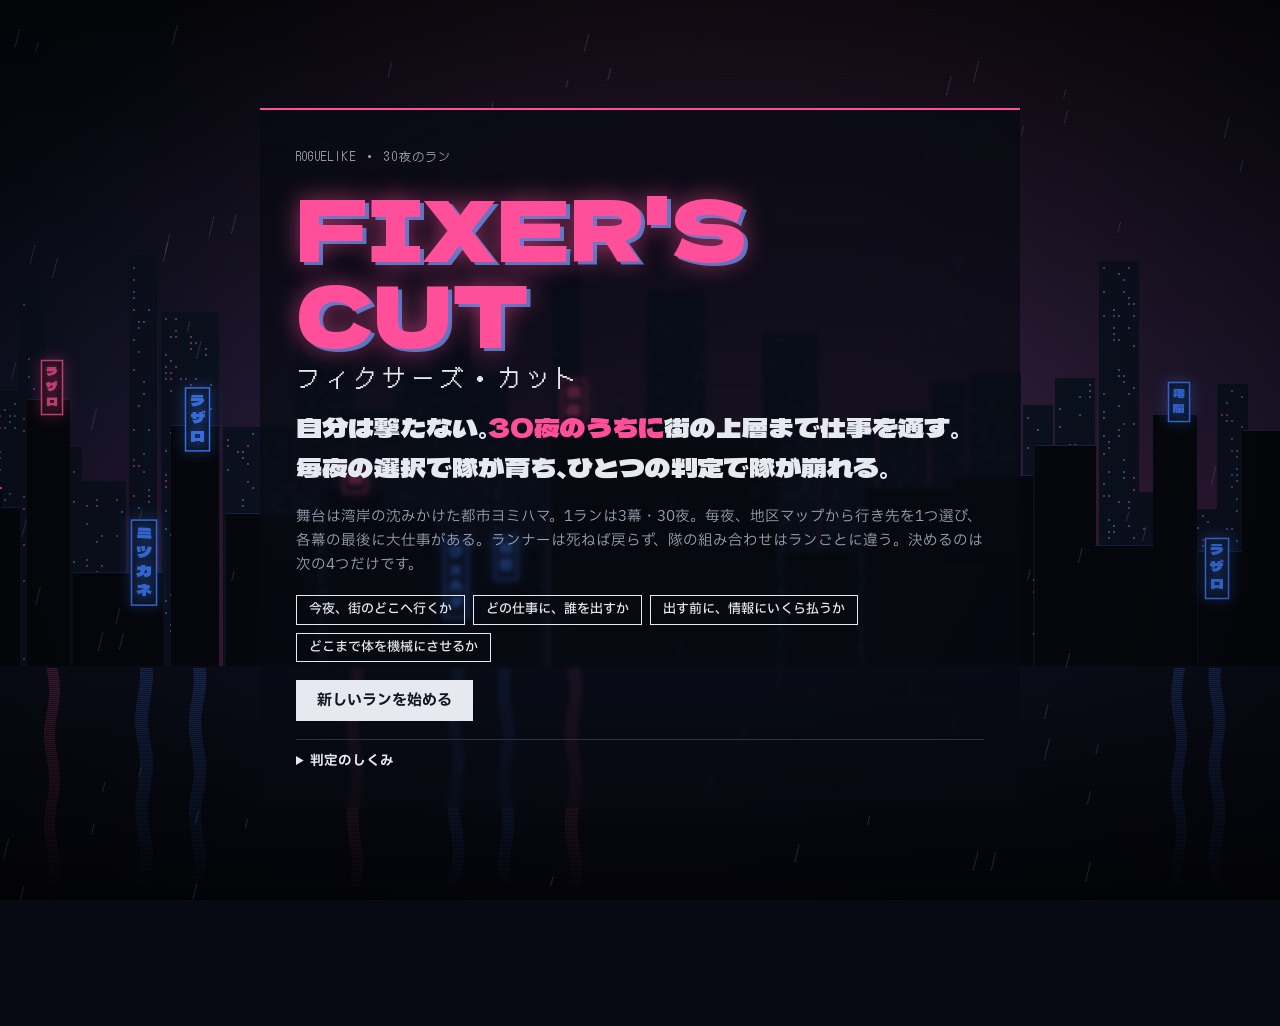
<file: index.html>
<!doctype html>
<html lang="ja">
<meta charset="utf-8">
<meta name="viewport" content="width=device-width, initial-scale=1">
<title>Fixer's Cut Roguelike</title>
<meta name="claude:viewport-fit-sides" content="cover">
<link rel="preconnect" href="https://fonts.googleapis.com">
<link rel="preconnect" href="https://fonts.gstatic.com" crossorigin>
<link rel="stylesheet" href="https://fonts.googleapis.com/css2?family=Dela+Gothic+One&family=DotGothic16&family=IBM+Plex+Sans+JP:wght@400;500;700&family=IBM+Plex+Mono:wght@400;600&display=swap">
<link rel="stylesheet" href="style.css">

<canvas id="city" aria-hidden="true"></canvas>
<div id="app"></div>
<div id="modal" class="modal" hidden></div>
<div id="fx" class="fx" hidden aria-hidden="true"></div>

<script>
  /* ゲームの読み込み自体が止まったときの最後の受け皿。更新直後に古いファイルが混ざると起きる */
  addEventListener('load', function () {
    var app = document.getElementById('app');
    if (!app || app.innerHTML.trim()) return;
    app.innerHTML = '<div class="title-screen"><div class="ts-in"><div class="label">ERROR</div><h1 class="logo-big">読み込めませんでした</h1>'
      + '<p>更新直後に、古いファイルが混ざって読み込まれた可能性があります。<b>保存データは消えていません。</b></p>'
      + '<div class="ts-actions"><button class="primary big" id="fresh">最新のファイルで読み込み直す</button></div></div></div>';
    document.getElementById('fresh').onclick = function () {
      var urls = [location.href].concat([].map.call(document.querySelectorAll('script[src], link[rel="stylesheet"]'), function (e) { return e.src || e.href; }))
        .filter(function (u) { return u.indexOf(location.origin) === 0; });
      Promise.all(urls.map(function (u) { return fetch(u, { cache: 'reload' }).catch(function () {}); })).then(function () { location.reload(); });
    };
  });
</script>
<script src="js/data.js"></script>
<script src="js/engine.js"></script>
<script src="js/world.js"></script>
<script src="js/run.js"></script>
<script src="js/meta.js"></script>
<script src="js/art.js"></script>
<script src="js/comfort.js"></script>
<script src="js/flavor.js"></script>
<script src="js/ui.js"></script>
</file>
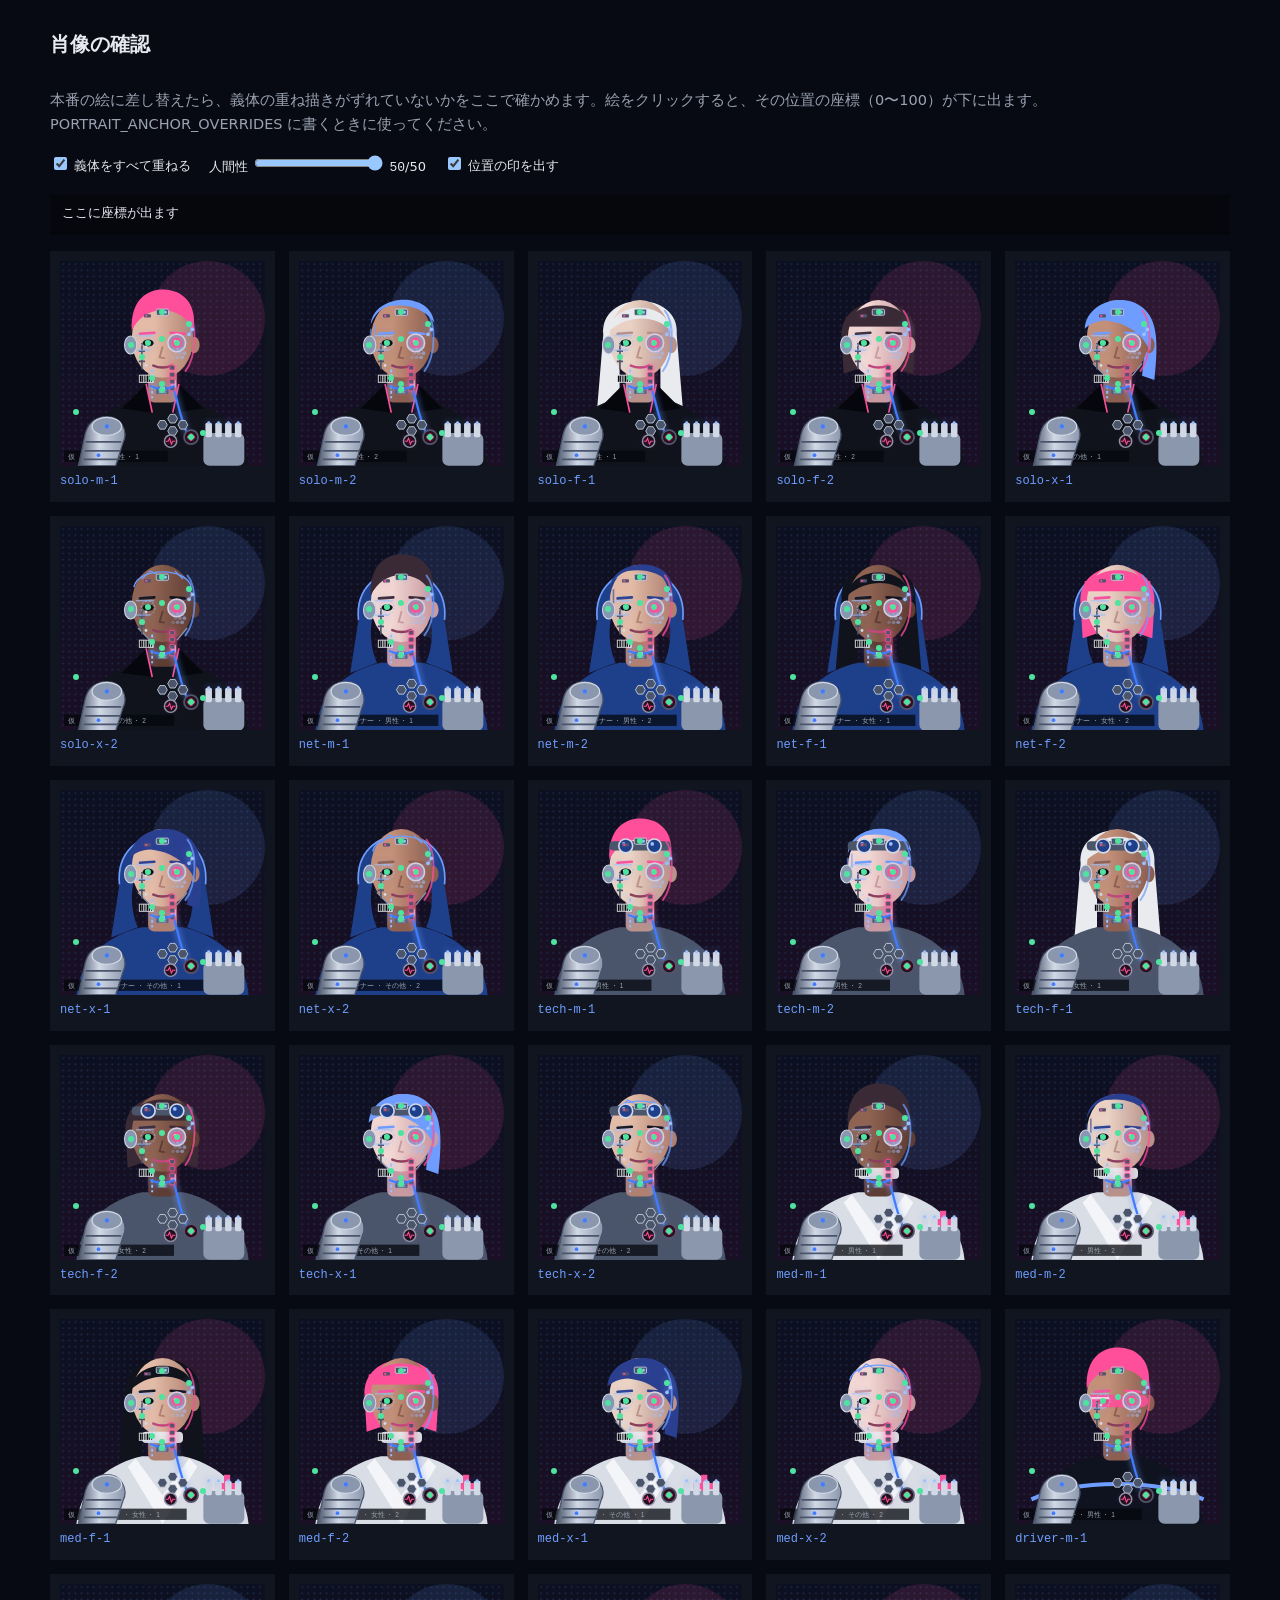
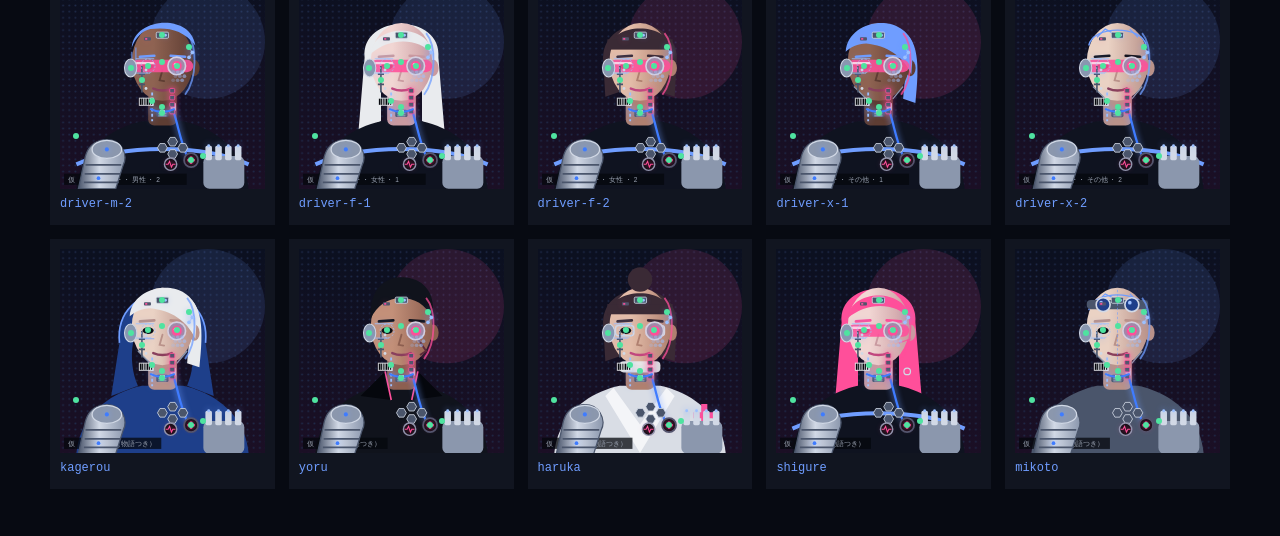
<file: tools/portraits.html>
<!doctype html>
<html lang="ja">
<head>
<meta charset="utf-8">
<meta name="viewport" content="width=device-width,initial-scale=1">
<base href="../">
<title>肖像の確認</title>
<link rel="stylesheet" href="style.css">
<style>
  body { padding-block: 20px 40px; }
  .wrap { max-width: 1180px; margin: 0 auto; display: grid; gap: 16px; }
  .bar { display: flex; flex-wrap: wrap; gap: 8px 18px; align-items: center; font-size: 13px; }
  .grid { display: grid; grid-template-columns: repeat(auto-fill, minmax(200px, 1fr)); gap: 14px; }
  .card { background: var(--panel); padding: 10px; display: grid; gap: 6px; }
  .card .pf { width: 100%; height: auto; aspect-ratio: 1; cursor: crosshair; }
  .card code { font-family: var(--mono); font-size: 12px; color: var(--blue); }
  .dot { position: absolute; width: 6px; height: 6px; margin: -3px 0 0 -3px; border-radius: 50%; background: #4fe3a0; pointer-events: none; }
  #out { font-family: var(--mono); font-size: 12.5px; background: var(--log-bg); padding: 10px 12px; min-height: 2.4em; white-space: pre-wrap; }
</style>
</head>
<body>
<div class="wrap">
  <h1 class="sec">肖像の確認</h1>
  <p class="dim">本番の絵に差し替えたら、義体の重ね描きがずれていないかをここで確かめます。絵をクリックすると、その位置の座標（0〜100）が下に出ます。PORTRAIT_ANCHOR_OVERRIDES に書くときに使ってください。</p>
  <div class="bar">
    <label><input type="checkbox" id="all" checked> 義体をすべて重ねる</label>
    <label>人間性 <input type="range" id="hum" min="0" max="50" value="50"> <span id="humv" class="num">50</span>/50</label>
    <label><input type="checkbox" id="dots" checked> 位置の印を出す</label>
  </div>
  <div id="out">ここに座標が出ます</div>
  <div class="grid" id="grid"></div>
</div>
<script src="js/data.js"></script>
<script src="js/art.js"></script>
<script>
const keys = [];
for (const role of Object.keys(ROLES)) for (const g of Object.keys(GENDERS)) for (let v = 1; v <= PORTRAIT_VARIANTS; v++) keys.push(`${role}-${g}-${v}`);
keys.push(...Object.keys(STORY_RUNNERS));
const grid = document.getElementById('grid');
const out = document.getElementById('out');

function draw() {
  const all = document.getElementById('all').checked;
  const hum = +document.getElementById('hum').value;
  const showDots = document.getElementById('dots').checked;
  document.getElementById('humv').textContent = hum;
  grid.innerHTML = keys.map((k) => {
    const r = { id: 0, name: k, role: 'solo', cyber: all ? Object.keys(CYBER) : [], humanity: hum, base: { EMP: 5 } };
    const A = { ...PORTRAIT_ANCHORS, ...(PORTRAIT_ANCHOR_OVERRIDES[k] || {}) };
    const dots = showDots ? Object.values(A).map((p) => `<i class="dot" style="left:${p[0]}%;top:${p[1]}%"></i>`).join('') : '';
    const html = portraitImg(r, '', { key: k, glitch: 0 }).replace('</span>', `${dots}</span>`);
    return `<div class="card" data-k="${k}">${html}<code>${k}</code></div>`;
  }).join('');
}
grid.addEventListener('click', (e) => {
  const pf = e.target.closest('.pf');
  if (!pf) return;
  const b = pf.getBoundingClientRect();
  const x = Math.round(((e.clientX - b.left) / b.width) * 1000) / 10;
  const y = Math.round(((e.clientY - b.top) / b.height) * 1000) / 10;
  out.textContent = `${pf.closest('.card').dataset.k}: [${x}, ${y}]`;
});
for (const id of ['all', 'hum', 'dots']) document.getElementById(id).addEventListener('input', draw);
draw();
</script>
</body>
</html>
</file>
<file: style.css>
/* Layout: 雨の夜のヨミハマに貼られた2色刷りのビラ。背景の Canvas に夜景、その上に半透明の帳場。
   ピンク＝人間性や金が削れるもの、青＝仕組みとデータ。ネオンを映えさせるため、ダークに絞った単一テーマ。 */
:root {
  --paper: #070a12;
  --sheet: #121722;
  --panel: rgba(18, 23, 34, 0.9);
  --ink: #e6e9ef;
  --ink-soft: #9aa2b1;
  --rule: #2a3242;
  --pink: #ff4f9a;
  --blue: #6f9dff;
  --tile: #1c2231;
  --red: #ff3b5c;
  --scrim: rgba(3, 4, 9, 0.72);
  --log-bg: #05070c;
  --log-fg: #e6e9ef;
  --log-dim: #7d8595;
  --log-ok: #8fb2ff;
  --log-ng: #ff6aa8;
  --glow-pink: 0 0 10px rgba(255, 79, 154, 0.55);
  --glow-blue: 0 0 10px rgba(111, 157, 255, 0.5);
  --display: "Dela Gothic One", "Hiragino Sans", "Yu Gothic", sans-serif;
  --body: "IBM Plex Sans JP", "Hiragino Sans", "Yu Gothic", system-ui, sans-serif;
  --dot: "DotGothic16", "Osaka-Mono", ui-monospace, monospace;
  --mono: "IBM Plex Mono", ui-monospace, "SFMono-Regular", Menlo, monospace;
  color-scheme: dark;
}

* { box-sizing: border-box; }
body {
  background: var(--paper); color: var(--ink);
  font-family: var(--body); font-size: 14.5px; line-height: 1.65;
  padding-left: max(16px, env(safe-area-inset-left, 0px));
  padding-right: max(16px, env(safe-area-inset-right, 0px));
  padding-block: 0 calc(110px + env(safe-area-inset-bottom, 0px));
}
body::before {
  content: ""; position: fixed; inset: 0 0 auto; height: env(safe-area-inset-top, 0px);
  z-index: 30; background: var(--sheet);
}
#city { position: fixed; inset: 0; width: 100%; height: 100%; z-index: 0; pointer-events: none; transition: opacity 0.6s; }
#city[data-mode="dim"] { opacity: 0.32; }
#app { position: relative; z-index: 1; }
body.locked { overflow: hidden; }
h1, h2, h3, h4 { margin: 0; text-wrap: balance; }
p { margin: 0; }
ul, ol { margin: 0; }
b { font-weight: 700; }
.num { font-family: var(--mono); font-variant-numeric: tabular-nums; }
.label { font-family: var(--dot); font-size: 12px; letter-spacing: 0.1em; color: var(--ink-soft); font-weight: 400; }
.dim { color: var(--ink-soft); }
.pink { color: var(--pink); }
.blue { color: var(--blue); }
small { font-size: 12px; }

/* ── ボタン ── */
button {
  font: inherit; font-size: 13px; color: var(--ink); background: transparent;
  border: 1px solid var(--ink); padding: 5px 12px; cursor: pointer; line-height: 1.4;
  border-radius: 0;
}
button:hover:not(:disabled) { background: var(--tile); }
button:focus-visible, summary:focus-visible { outline: 2px solid var(--blue); outline-offset: 2px; }
button:disabled { opacity: 0.38; cursor: not-allowed; }
button.primary { background: var(--ink); color: var(--sheet); }
button.primary:hover:not(:disabled) { background: var(--pink); border-color: var(--pink); }
button.danger { border-color: var(--pink); color: var(--pink); }
button.big { font-size: 15px; padding: 9px 20px; font-weight: 700; }
button.sm { font-size: 12px; padding: 2px 8px; }
button[aria-pressed="true"] { background: var(--ink); color: var(--sheet); }

.chip {
  display: inline-block; font-size: 11px; padding: 0 7px; border: 1px solid currentColor;
  line-height: 1.6; white-space: nowrap; font-weight: 500; vertical-align: 1px;
}
.chip.p { color: var(--pink); }
.chip.b { color: var(--blue); }
.chip.o { color: var(--ink-soft); }

/* ── HUD ── */
.hud {
  position: sticky; top: env(safe-area-inset-top, 0px); z-index: 20;
  background: var(--sheet); border-bottom: 2px solid var(--ink);
  margin-inline: calc(-1 * max(16px, env(safe-area-inset-left, 0px))) calc(-1 * max(16px, env(safe-area-inset-right, 0px)));
  padding-left: max(16px, env(safe-area-inset-left, 0px));
  padding-right: max(16px, env(safe-area-inset-right, 0px));
}
.hud-in {
  max-width: 1180px; margin: 0 auto; padding-block: 10px 6px;
  display: flex; flex-wrap: wrap; align-items: center; gap: 8px 24px;
}
.brand { display: grid; line-height: 1.15; }
.logo {
  font-family: var(--display); font-size: 21px; color: var(--pink);
  text-shadow: 2px 1px 0 color-mix(in srgb, var(--blue) 70%, transparent), var(--glow-pink); letter-spacing: 0.02em;
}
.hud-stats { display: flex; flex-wrap: wrap; gap: 4px 20px; margin: 0; }
.hud-stats > div { display: grid; line-height: 1.25; }
.hud-stats dd { margin: 0; font-weight: 700; font-size: 15px; }
.hud-stats .neg dd { color: var(--pink); }
.hud-stats .dim { font-weight: 400; font-size: 12px; }
.heat { display: grid; gap: 2px; min-width: 190px; flex: 1 1 190px; max-width: 280px; margin-left: auto; }
.hb { display: grid; grid-template-columns: 58px 1fr 26px; gap: 8px; align-items: center; font-size: 11.5px; }
.hb b { font-size: 11px; text-align: right; }
.ht { height: 6px; background: var(--tile); position: relative; }
.ht::after { content: ""; position: absolute; right: 0; top: -2px; bottom: -2px; width: 1px; background: var(--pink); }
.ht i { display: block; height: 100%; background: var(--blue); }
.hot .ht i { background: var(--pink); }
.hot b, .hot span { color: var(--pink); }

.tabs {
  max-width: 1180px; margin: 0 auto; display: flex; gap: 0; overflow-x: auto;
  scrollbar-width: none;
}
.tabs::-webkit-scrollbar { display: none; }
.tabs button {
  border: 0; border-bottom: 3px solid transparent; padding: 6px 14px 5px; font-size: 14px; font-weight: 500;
  white-space: nowrap; display: inline-flex; align-items: center; gap: 6px;
}
.tabs button[aria-selected="true"] { border-bottom-color: var(--pink); background: transparent; color: var(--ink); font-weight: 700; }
.tabs .bd { font-size: 11px; background: var(--tile); padding: 0 6px; line-height: 1.6; }

/* ── 本文 ── */
.view { max-width: 1180px; margin: 0 auto; padding-block: 22px 20px; display: grid; gap: 26px; }
.sec { font-family: var(--body); font-weight: 700; font-size: 20px; display: flex; gap: 10px; align-items: baseline; flex-wrap: wrap; margin-bottom: 12px; }
.lead { max-width: 70ch; margin-bottom: 8px; }
.panel { background: var(--panel); backdrop-filter: blur(3px); border-top: 3px solid var(--ink); padding: 12px 14px 14px; display: grid; gap: 10px; align-content: start; min-width: 0; }
.panel h3 { font-size: 14px; }
.cols { display: grid; grid-template-columns: repeat(auto-fit, minmax(min(100%, 300px), 1fr)); gap: 16px; }

.chapter { display: grid; gap: 6px; border-bottom: 1px solid var(--rule); padding-block: 18px; text-shadow: 0 1px 6px #000; }
.chapter h2 { font-family: var(--display); font-weight: 400; font-size: clamp(24px, 4vw, 34px); color: var(--pink); text-shadow: 2px 1px 0 color-mix(in srgb, var(--blue) 60%, transparent), var(--glow-pink); }
.chapter p { max-width: 68ch; }
.checks { list-style: none; padding: 0; display: grid; gap: 2px; font-size: 13.5px; }
.checks li { color: var(--ink-soft); }
.checks li.done { color: var(--blue); }
.tut ol { padding-left: 1.3em; display: grid; gap: 4px; font-size: 13.5px; }
.tut { border-top-color: var(--blue); }

.ledger { margin: 0; display: grid; gap: 4px; font-size: 13.5px; }
.ledger > div { display: grid; grid-template-columns: 1fr auto; gap: 12px; align-items: baseline; border-bottom: 1px dotted var(--rule); padding-bottom: 3px; }
.ledger dt { min-width: 0; }
.ledger dd { margin: 0; font-weight: 600; white-space: nowrap; }
.ledger .tot { border-bottom: 0; border-top: 1px solid var(--ink); padding-top: 4px; font-weight: 700; }

.mlist { list-style: none; padding: 0; display: grid; gap: 8px; font-size: 13.5px; }
.mlist li { display: grid; gap: 1px; border-bottom: 1px dotted var(--rule); padding-bottom: 6px; }
.mlist li button { justify-self: start; margin-top: 3px; }
.heatlist { display: grid; gap: 6px; }
.hrow { display: grid; grid-template-columns: 100px 1fr 30px; gap: 10px; align-items: center; font-size: 13px; }
.hrow b { text-align: right; }
.msheet .hrow { grid-template-columns: 100px 1fr 30px 36px; }
.hrow .delta { text-align: right; font-size: 12px; }
.memorial ul { padding-left: 1.1em; font-size: 13.5px; }

/* ── ランナー ── */
.runners { display: grid; grid-template-columns: repeat(auto-fill, minmax(min(100%, 290px), 1fr)); gap: 16px; }
.runner { background: var(--panel); backdrop-filter: blur(3px); border-top: 3px solid var(--ink); padding: 12px 14px 14px; display: grid; gap: 8px; align-content: start; min-width: 0; }
.runner.away { opacity: 0.72; }
.runner header { display: flex; justify-content: space-between; align-items: center; gap: 12px; }
.nmrow { display: flex; flex-wrap: wrap; gap: 6px; align-items: baseline; flex: 1; min-width: 0; }
.nm { font-family: var(--display); font-weight: 400; font-size: 20px; line-height: 1.2; }
.role { font-family: var(--dot); color: var(--blue); font-size: 13px; letter-spacing: 0.08em; text-align: right; line-height: 1.2; display: grid; }
.role small { font-family: var(--body); letter-spacing: 0; color: var(--ink-soft); font-size: 11px; }
.role.sm { display: inline; font-size: 11px; }
.meta { font-size: 12.5px; color: var(--ink-soft); }
.st-mission { color: var(--blue); }
.st-therapy { color: var(--blue); }
.st-down { color: var(--pink); font-weight: 700; }
.bio { font-size: 13px; color: var(--ink-soft); border-left: 2px solid var(--rule); padding-left: 10px; }
.bars { display: grid; gap: 4px; position: relative; }
.bar { display: grid; grid-template-columns: 44px 1fr 52px; gap: 8px; align-items: center; font-size: 11.5px; }
.bar b { text-align: right; font-size: 11.5px; }
.track { height: 8px; background: var(--tile); position: relative; overflow: hidden; }
.track i { display: block; height: 100%; background: var(--ink); }
.track i.low { background: var(--pink); }
.track.ar i { background: var(--blue); }
.track.hum {
  background: linear-gradient(to right,
    color-mix(in srgb, var(--pink) 45%, var(--sheet)) 0 var(--z1),
    color-mix(in srgb, var(--pink) 20%, var(--sheet)) var(--z1) var(--z2),
    var(--tile) var(--z2));
}
.track.hum i { background: color-mix(in srgb, var(--ink) 75%, transparent); }
.zone { justify-self: end; font-family: var(--dot); font-size: 11px; letter-spacing: 0.08em; }
.z-stable { color: var(--ink-soft); }
.z-unstable, .z-sign, .z-gone { color: var(--pink); }
.stats { display: grid; grid-template-columns: repeat(6, 1fr); gap: 2px; border-block: 1px solid var(--rule); padding-block: 4px; }
.stats span { display: grid; text-align: center; line-height: 1.25; }
.stats i { font-style: normal; font-family: var(--dot); font-size: 10.5px; color: var(--ink-soft); }
.stats b { font-size: 14px; }
.skills { display: flex; flex-wrap: wrap; gap: 3px 12px; font-size: 12.5px; }
.skills b { margin-left: 4px; }
.cy { font-size: 12.5px; }
.perk { font-size: 12.5px; color: var(--ink-soft); }
.perk.on { color: var(--blue); }
.actions { display: flex; flex-wrap: wrap; gap: 6px; }

/* ── 依頼盤 ── */
.board { display: grid; grid-template-columns: minmax(0, 340px) minmax(0, 1fr); gap: 24px; align-items: start; }
.jobs { display: grid; gap: 8px; }
.jobs .sec { margin-bottom: 4px; }
.job {
  display: grid; gap: 3px; text-align: left; background: var(--panel); border: 1px solid var(--rule);
  padding: 9px 12px; width: 100%;
}
.job.sel { border-color: var(--pink); box-shadow: inset 0 3px 0 var(--pink), var(--glow-pink); background: var(--sheet); }
.jtop { display: flex; gap: 6px; align-items: center; flex-wrap: wrap; }
.rk { font-family: var(--mono); font-weight: 600; font-size: 12px; background: var(--ink); color: var(--sheet); padding: 0 6px; }
.exp { margin-left: auto; font-size: 11.5px; }
.jt { font-size: 14px; line-height: 1.45; }
.jm { font-size: 12.5px; color: var(--ink-soft); }
.req { display: flex; flex-wrap: wrap; gap: 4px; }
.req span { font-size: 11px; color: var(--blue); border: 1px solid currentColor; padding: 0 6px; }

.detail { min-width: 0; }
.jd { background: var(--panel); backdrop-filter: blur(3px); border-top: 3px solid var(--ink); padding: 16px clamp(14px, 3vw, 24px) 20px; display: grid; gap: 12px; scroll-margin-top: 140px; }
.jd h2 { font-family: var(--body); font-weight: 700; font-size: clamp(18px, 2.4vw, 22px); line-height: 1.45; }
.jd h3 { font-size: 14px; margin-top: 6px; }
.facts { display: flex; flex-wrap: wrap; gap: 4px 22px; margin: 0; }
.facts div { display: grid; line-height: 1.3; }
.facts dt { font-family: var(--dot); font-size: 11px; color: var(--ink-soft); letter-spacing: 0.08em; }
.facts dd { margin: 0; font-weight: 700; }
.toggle { display: inline-flex; flex-wrap: wrap; justify-self: start; }
.toggle button + button { border-left: 0; }

.strip-wrap { overflow-x: auto; }
.strip { display: grid; grid-template-columns: 52px repeat(var(--cols), minmax(62px, 1fr)); gap: 3px; min-width: calc(52px + var(--cols) * 65px); }
.lane { font-size: 12px; font-weight: 700; align-self: center; color: var(--ink-soft); }
.ph { background: var(--tile); text-align: center; padding: 6px 3px; font-size: 12px; line-height: 1.3; min-height: 54px; display: grid; align-content: center; }
.ph i { display: block; font-style: normal; font-family: var(--dot); font-size: 11px; color: var(--ink-soft); }
.ph .dv { display: block; font-family: var(--mono); font-size: 10.5px; opacity: 0.85; margin-top: 2px; }
.ph.empty { background: transparent; border: 1px dashed var(--rule); color: var(--ink-soft); }
.ph.enemy { background: var(--ink); color: var(--sheet); }
.ph.enemy i { color: var(--sheet); opacity: 0.7; }
.ph.goal, .ph.netgoal { background: var(--pink); color: var(--sheet); font-weight: 700; }
.ph.goal i, .ph.netgoal i { color: var(--sheet); opacity: 0.85; }
.ph.ice { background: color-mix(in srgb, var(--blue) 18%, var(--sheet)); box-shadow: inset 0 -3px 0 var(--blue); }
.ph.ice.netgoal { background: var(--pink); }
.ph.trap { box-shadow: inset 0 -3px 0 var(--pink); }
.ph.fog { color: var(--ink-soft); }
.ph.fog .q { font-family: var(--dot); font-size: 16px; letter-spacing: 0.1em; }
.ph.bought { outline: 1px dashed var(--blue); outline-offset: -3px; }
.nightlbl { grid-column: span 5; font-size: 11px; color: var(--ink-soft); border-top: 1px solid var(--rule); padding-top: 2px; text-align: center; }
.legend { list-style: none; padding: 0; display: grid; gap: 1px; font-size: 12px; color: var(--ink-soft); }
.legend .blue { color: var(--blue); }
.intel { display: flex; flex-wrap: wrap; gap: 6px 12px; align-items: center; font-size: 13px; }

.slots { display: grid; grid-template-columns: repeat(3, minmax(0, 1fr)); gap: 8px; }
.slot { border: 1px solid var(--rule); padding: 7px 9px; display: grid; gap: 2px; align-content: start; min-width: 0; }
.slot .who { display: flex; flex-wrap: wrap; gap: 2px 8px; font-weight: 700; font-size: 13.5px; }
.slot small { color: var(--ink-soft); font-size: 11px; line-height: 1.4; }
.reqs { display: flex; flex-wrap: wrap; gap: 6px; align-items: center; }
.picks { display: grid; gap: 4px; }
.pick { display: flex; flex-wrap: wrap; justify-content: space-between; align-items: center; gap: 6px 12px; padding: 6px 8px; border-bottom: 1px dotted var(--rule); }
.pick.in { background: color-mix(in srgb, var(--blue) 9%, var(--sheet)); }
.pick.off { opacity: 0.6; }
.pn { display: flex; flex-wrap: wrap; gap: 4px 10px; align-items: baseline; font-size: 13px; }
.seg { display: inline-flex; }
.seg button { font-size: 12px; padding: 3px 9px; }
.seg button + button { border-left: 0; }

.est { display: flex; flex-wrap: wrap; gap: 6px 26px; align-items: baseline; background: var(--tile); padding: 10px 14px; }
.est > div { display: grid; line-height: 1.2; }
.est b { font-size: 28px; font-weight: 600; }
.est small { flex-basis: 100%; color: var(--ink-soft); }
.est.empty { padding: 10px 14px; }
.pay { border-top: 1px solid var(--ink); padding-top: 6px; }
.errs { color: var(--pink); font-size: 13px; padding-left: 1.1em; }
.jd > .primary.big { justify-self: start; }

/* ── 闇医者 ── */
.chips { display: flex; flex-wrap: wrap; gap: 6px; margin-bottom: 14px; }
.docwrap { display: grid; grid-template-columns: minmax(0, 340px) minmax(0, 1fr); gap: 22px; align-items: start; }
.docside { display: grid; gap: 14px; }
.care { gap: 8px; }
.carerow { display: grid; grid-template-columns: 1fr auto; gap: 10px; align-items: center; font-size: 13px; border-bottom: 1px dotted var(--rule); padding-bottom: 6px; }
.carerow span { display: grid; }
.catalog { display: grid; gap: 10px; min-width: 0; }
.catalog h3 { font-size: 15px; display: flex; gap: 10px; align-items: baseline; flex-wrap: wrap; }
.cws { display: grid; grid-template-columns: repeat(auto-fill, minmax(min(100%, 250px), 1fr)); gap: 10px; }
.cw { background: var(--panel); border: 1px solid var(--rule); padding: 10px 12px; display: grid; gap: 6px; align-content: start; }
.cw.rec { border-color: var(--blue); }
.cw.owned { opacity: 0.55; }
.cwh { display: flex; flex-wrap: wrap; gap: 6px; align-items: baseline; }
.cw p { font-size: 13px; }
.cwn { margin: 0; display: grid; gap: 1px; font-size: 12px; }
.cwn div { display: flex; justify-content: space-between; gap: 8px; }
.cwn dd { margin: 0; }

/* ── 通信ログ ── */
.log {
  background: var(--log-bg); color: var(--log-fg); font-family: var(--mono); font-size: 12.5px; line-height: 1.6;
  padding: 12px 14px; display: grid; gap: 2px; overflow-y: auto; max-height: 52vh;
}
.ln { display: flex; flex-wrap: wrap; gap: 0 10px; align-items: baseline; }
.log.play .ln { opacity: 0; transition: opacity 0.15s; }
.log.play .ln.on, .log .ln.on { opacity: 1; }
.ln .t { color: var(--log-dim); min-width: 52px; }
.ln .who { font-family: var(--body); font-weight: 700; min-width: 3.5em; }
.ln .what { font-family: var(--body); }
.ln .calc { color: var(--log-dim); font-size: 12px; }
.ln .res { font-weight: 600; }
.ln.ok .res, .ln.goal .what { color: var(--log-ok); }
.ln.ng .res, .ln.ng .what, .ln.dead .what { color: var(--log-ng); }
.ln.warn .what { color: var(--log-ng); }
.ln.dead .what { font-weight: 700; }
.ln.info .what { color: var(--log-dim); }
.ln.goal .what { font-weight: 700; }
.ln.sub { padding-left: 62px; font-size: 12px; }
.ln.sub.ng .what { color: var(--log-ng); }
/* 描写とセリフは行の下に1段下げて出す。ダイスの計算と数字の内訳は「ダイスを見る」のときだけ */
.ln .fl { flex-basis: 100%; padding-left: 62px; font-family: var(--body); color: var(--log-dim); font-size: 12.5px; }
.ln .fl.say { color: var(--log-fg); }
.ln.mad .fl { color: var(--log-ng); }
body:not(.show-dice) .ln .calc, body:not(.show-dice) .ln .dice-only { display: none; }
body.show-dice .ln .story-only { display: none; }
.lanetag { font-family: var(--dot); font-size: 10.5px; color: var(--log-ok); border: 1px solid currentColor; padding: 0 4px; line-height: 1.4; }
.arch { background: var(--panel); border-top: 1px solid var(--rule); padding: 10px 14px; display: grid; gap: 8px; }
.arch summary { cursor: pointer; font-weight: 700; }
.arch h4 { font-size: 13.5px; margin-top: 8px; }
.arch .log { max-height: none; }

/* ── モーダル ── */
.modal {
  position: fixed; inset: 0; z-index: 50; background: var(--scrim); overflow-y: auto;
  padding: calc(24px + env(safe-area-inset-top, 0px)) max(12px, env(safe-area-inset-right, 0px)) calc(24px + env(safe-area-inset-bottom, 0px)) max(12px, env(safe-area-inset-left, 0px));
}
.msheet { max-width: 760px; margin: 0 auto; background: var(--sheet); border: 2px solid var(--ink); padding: 20px clamp(16px, 3.5vw, 30px) 22px; display: grid; gap: 12px; }
.msheet h2 { font-family: var(--body); font-weight: 700; font-size: clamp(19px, 3vw, 24px); line-height: 1.45; }
.msheet h3 { font-size: 14.5px; margin-top: 4px; }
.mact { display: flex; flex-wrap: wrap; gap: 8px; justify-content: flex-end; margin-top: 4px; }
.speed { display: flex; flex-wrap: wrap; align-items: center; gap: 4px 8px; margin-right: auto; }
.verdict { font-family: var(--display); font-size: 22px; letter-spacing: 0.04em; }
.verdict.ok { color: var(--blue); }
.verdict.ng { color: var(--pink); }
.dead { color: var(--pink); font-weight: 700; }
.notes, .events { padding-left: 1.1em; display: grid; gap: 3px; font-size: 13.5px; }
.events .ng, .events .warn { color: var(--pink); }
.events .ok { color: var(--blue); }
.story { font-size: 15.5px; line-height: 1.9; max-width: 60ch; }
.storygoal { border-top: 1px solid var(--rule); padding-top: 8px; font-size: 14px; }
.bonus { display: grid; grid-template-columns: repeat(auto-fit, minmax(min(100%, 190px), 1fr)); gap: 8px; }
.bonus button { display: grid; gap: 4px; text-align: left; padding: 12px; background: var(--paper); border-color: var(--rule); font-size: 13.5px; }
.bonus button:hover { border-color: var(--ink); }
.bonus .label { color: var(--blue); font-size: 13px; }
.bonus.end button .label { color: var(--pink); font-family: var(--display); font-size: 20px; letter-spacing: 0; }

/* ── ドック・トースト ── */
.dock {
  position: fixed; left: 0; right: 0; bottom: 0; z-index: 20; background: var(--sheet); border-top: 2px solid var(--ink);
  padding-left: max(16px, env(safe-area-inset-left, 0px)); padding-right: max(16px, env(safe-area-inset-right, 0px));
  padding-bottom: env(safe-area-inset-bottom, 0px);
}
.dock-in { max-width: 1180px; margin: 0 auto; display: flex; gap: 10px 20px; align-items: center; justify-content: space-between; padding-block: 10px; flex-wrap: wrap; }
.proj { display: grid; line-height: 1.35; font-size: 13.5px; min-width: 0; }
.proj small { color: var(--ink-soft); }
.toast {
  position: fixed; left: 50%; transform: translateX(-50%); bottom: calc(86px + env(safe-area-inset-bottom, 0px)); z-index: 60;
  background: var(--ink); color: var(--sheet); padding: 8px 16px; font-size: 13.5px; max-width: min(560px, calc(100vw - 32px));
}

/* ── タイトル・結末 ── */
.title-screen { min-height: 100vh; display: grid; align-items: center; padding-block: 40px; }
.ts-in {
  max-width: 760px; margin: 0 auto; display: grid; gap: 18px;
  background: linear-gradient(rgba(7, 10, 18, 0.78), rgba(7, 10, 18, 0.55)); padding: clamp(18px, 4vw, 36px);
  border-top: 2px solid var(--pink); backdrop-filter: blur(2px);
}
.logo-big {
  font-family: var(--display); font-weight: 400; font-size: clamp(42px, 9vw, 84px); line-height: 1.02; color: var(--pink);
  text-shadow: 4px 3px 0 color-mix(in srgb, var(--blue) 70%, transparent), 0 0 24px rgba(255, 79, 154, 0.6);
}
.logo-big span { display: block; font-family: var(--dot); font-size: 0.28em; letter-spacing: 0.2em; color: var(--ink); text-shadow: none; margin-top: 10px; }
.thesis { font-family: var(--display); font-size: clamp(19px, 2.8vw, 26px); line-height: 1.55; max-width: 32ch; }
.thesis em { font-style: normal; color: var(--pink); }
.decide { display: flex; flex-wrap: wrap; gap: 8px; list-style: none; padding: 0; }
.decide li { border: 1px solid var(--ink); padding: 3px 12px; font-size: 13px; font-weight: 500; }
.ts-actions { display: flex; flex-wrap: wrap; gap: 10px; }
.howto { border-top: 1px solid var(--rule); padding-top: 10px; font-size: 13.5px; }
.howto summary { cursor: pointer; font-weight: 700; }
.howto ul { padding-left: 1.1em; margin-top: 8px; display: grid; gap: 3px; }
.ending .logo-big { font-size: clamp(40px, 8vw, 72px); }
.endstats { max-width: 520px; }

@media (max-width: 900px) {
  .board, .docwrap { grid-template-columns: minmax(0, 1fr); }
  .heat { margin-left: 0; max-width: none; }
}
@media (max-width: 560px) {
  .slots { grid-template-columns: minmax(0, 1fr); }
  .hud-in { gap: 6px 16px; padding-block: 8px 4px; }
  .logo { font-size: 18px; }
  .heat { grid-template-columns: repeat(3, minmax(0, 1fr)); gap: 0 12px; flex-basis: 100%; min-width: 0; }
  .hb { grid-template-columns: 1fr auto; gap: 0 4px; font-size: 11px; }
  .hb .ht { grid-column: 1 / -1; order: 3; height: 4px; }
  .tabs button { padding-inline: 11px; font-size: 13.5px; }
  .ln .t { min-width: 0; }
  .ln.sub, .ln .fl { padding-left: 14px; }
  .est b { font-size: 24px; }
  .dock-in { flex-wrap: nowrap; gap: 10px; padding-block: 8px; }
  .proj small { display: none; }
  .dock button.big { padding: 8px 14px; font-size: 14px; white-space: nowrap; }
}
@media (prefers-reduced-motion: reduce) {
  .log.play .ln { opacity: 1; transition: none; }
}

/* ── 肖像・ロゴ ── */
.pf { position: relative; display: block; flex: none; overflow: hidden; background: #0d1220; width: 64px; height: 64px; }
.pf img, .pf .ov { position: absolute; inset: 0; width: 100%; height: 100%; display: block; }
.pf img { object-fit: cover; filter: saturate(calc(1 - var(--m, 0) * 0.65)) contrast(calc(1 + var(--m, 0) * 0.25)); }
.pf .gp { filter: drop-shadow(0 0 1.5px #ff4f9a); }
.pf .gb { filter: drop-shadow(0 0 1.5px #6f9dff); }
.pf.lg { width: 72px; height: 72px; box-shadow: 3px 3px 0 color-mix(in srgb, var(--blue) 45%, transparent); }
.pf.md { width: 48px; height: 48px; }
.pf.sm { width: 30px; height: 30px; }
.pf.ci { width: clamp(110px, 20vw, 170px); height: clamp(110px, 20vw, 170px); transform: skewY(4deg); border: 2px solid var(--pink); }
.tone-red .pf.ci { border-color: var(--red); }
.pf.glitchy::after, .pf.broken::after {
  content: ""; position: absolute; inset: 0; pointer-events: none;
  background: repeating-linear-gradient(0deg, rgba(0, 0, 0, 0.28) 0 1px, transparent 1px 3px);
}
.pf.glitchy { animation: por-jitter 2.4s steps(1) infinite; }
.pf.broken img { filter: saturate(0.3) contrast(1.4); }
.pf.broken { animation: por-jitter 0.5s steps(1) infinite; }
@keyframes por-jitter {
  0%, 86%, 100% { transform: none; filter: none; }
  88% { transform: translateX(2px); filter: drop-shadow(-2px 0 0 var(--pink)); }
  91% { transform: translateX(-2px); filter: drop-shadow(2px 0 0 var(--blue)); }
  94% { transform: none; }
}
.pf.ci.glitchy, .pf.ci.broken { animation-name: ci-por-jitter; }
@keyframes ci-por-jitter {
  0%, 86%, 100% { transform: skewY(4deg); filter: none; }
  88% { transform: skewY(4deg) translateX(3px); filter: drop-shadow(-3px 0 0 var(--pink)); }
  91% { transform: skewY(4deg) translateX(-3px); filter: drop-shadow(3px 0 0 var(--blue)); }
}
.runner.away .pf { opacity: 0.6; }
.pn { align-items: center; }
.cwp { display: flex; align-items: center; gap: 6px; min-height: 44px; }
.cwp small { margin-left: 2px; }
.logo-mark { width: 1.05em; height: 1.05em; vertical-align: -0.16em; margin-right: 3px; flex: none; }
.lg-mitsukane { color: #ffb347; }
.lg-verde { color: #4fe3a0; }
.lg-hakurou { color: var(--blue); }
.lg-gang { color: var(--pink); }
.lg-resident, .lg-broker, .lg-self { color: var(--ink-soft); }
.hb span { display: inline-flex; align-items: center; white-space: nowrap; }
.jdlabel { display: flex; flex-wrap: wrap; align-items: center; gap: 2px 4px; }

/* ── 通信中のフェーズ表 ── */
.cstrip .ph { position: relative; transition: background 0.2s, box-shadow 0.2s; }
.cstrip .ph .q { display: none; font-family: var(--dot); font-size: 16px; letter-spacing: 0.1em; }
.cstrip .ph.fog { background: var(--tile); color: var(--ink-soft); box-shadow: none; }
.cstrip .ph.fog .real { display: none; }
.cstrip .ph.fog .q { display: block; }
.cstrip .ph.past { opacity: 0.45; }
.cstrip .ph.done:not(.past) { opacity: 0.8; }
.cstrip .ph.cur { outline: 2px solid var(--pink); outline-offset: 1px; z-index: 1; box-shadow: var(--glow-pink); opacity: 1; }
.cstrip .ph.cur::before {
  content: "▼"; position: absolute; top: -15px; left: 50%; transform: translateX(-50%);
  color: var(--pink); font-size: 11px; text-shadow: var(--glow-pink);
}
.cstrip .ph.enemy.cur { animation: blink 0.5s steps(2) infinite; }
@keyframes blink { 50% { background: var(--red); } }
.cstrip .ph.good:not(.goal):not(.netgoal) { background: color-mix(in srgb, var(--blue) 28%, var(--sheet)); color: var(--ink); }
.cstrip .ph.bad { background: color-mix(in srgb, var(--red) 55%, var(--sheet)); color: #fff; }
.cstrip .ph.hurt::after { content: ""; position: absolute; top: 0; right: 0; border: 6px solid transparent; border-top-color: var(--pink); border-right-color: var(--pink); }
.cstrip .ph.ice.broken { animation: shatter 0.6s ease-out forwards; }
@keyframes shatter {
  0% { clip-path: polygon(0 0, 100% 0, 100% 100%, 0 100%); }
  40% { clip-path: polygon(0 0, 45% 10%, 100% 0, 88% 52%, 100% 100%, 52% 88%, 0 100%, 12% 48%); filter: brightness(1.6); }
  100% { clip-path: polygon(0 0, 45% 10%, 100% 0, 88% 52%, 100% 100%, 52% 88%, 0 100%, 12% 48%); opacity: 0.55; }
}
.msheet .strip-wrap { padding-top: 16px; }

/* ── カットイン ── */
.fx { position: fixed; inset: 0; z-index: 70; pointer-events: none; }
.cutin {
  position: absolute; inset: 0; display: grid; place-items: center; overflow: hidden;
  background: repeating-linear-gradient(0deg, rgba(0, 0, 0, 0.35) 0 1px, transparent 1px 3px), rgba(3, 4, 9, 0.55);
  animation: ci-bg 2.3s forwards;
}
.ci-band {
  width: 100%; display: flex; justify-content: center; align-items: center; gap: clamp(12px, 3vw, 28px);
  padding: 22px max(16px, env(safe-area-inset-left, 0px)); background: rgba(7, 10, 18, 0.94);
  border-block: 2px solid var(--pink); box-shadow: 0 0 40px rgba(255, 79, 154, 0.35);
  transform: skewY(-4deg); animation: ci-band 2.3s cubic-bezier(0.2, 0.8, 0.2, 1) forwards;
}
.ci-text { display: grid; justify-items: start; gap: 4px; transform: skewY(4deg); }
.ci-kick { font-family: var(--dot); letter-spacing: 0.18em; color: var(--blue); font-size: 13px; }
.ci-text b {
  font-family: var(--display); font-weight: 400; font-size: clamp(42px, 10vw, 96px); line-height: 1.05; color: var(--pink);
  text-shadow: 4px 0 0 color-mix(in srgb, var(--blue) 80%, transparent), -3px 0 0 rgba(255, 255, 255, 0.35), var(--glow-pink);
  animation: ci-glitch 0.36s steps(2) 3 0.25s;
}
.ci-text small { color: var(--ink); font-size: 15px; }
.tone-red .ci-band { border-color: var(--red); box-shadow: 0 0 40px rgba(255, 59, 92, 0.45); }
.tone-red .ci-text b { color: var(--red); }
.tone-blue .ci-band { border-color: var(--blue); box-shadow: 0 0 40px rgba(111, 157, 255, 0.35); }
.tone-blue .ci-text b { color: var(--ink); text-shadow: 4px 0 0 var(--pink), -3px 0 0 var(--blue), var(--glow-blue); }
@keyframes ci-bg { 0% { opacity: 0; } 8%, 82% { opacity: 1; } 100% { opacity: 0; } }
@keyframes ci-band {
  0% { transform: translateX(-105%) skewY(-4deg); }
  16%, 80% { transform: translateX(0) skewY(-4deg); }
  100% { transform: translateX(105%) skewY(-4deg); }
}
@keyframes ci-glitch {
  0% { transform: translate(0); clip-path: inset(0 0 0 0); }
  50% { transform: translate(-4px, 1px); clip-path: inset(20% 0 35% 0); }
  100% { transform: translate(3px, -1px); clip-path: inset(55% 0 5% 0); }
}
@media (prefers-reduced-motion: reduce) {
  .pf.glitchy, .pf.broken, .cstrip .ph.enemy.cur, .cstrip .ph.ice.broken { animation: none; }
  #city { transition: none; }
}

/* ── 説明の表示切り替え・成長・見込みの内訳 ── */
.no-hints .hint { display: none !important; }
.skills > span { display: inline-grid; grid-template-columns: auto auto; column-gap: 0; }
.skills .xp { grid-column: 1 / -1; display: block; height: 2px; background: var(--tile); margin-top: 1px; }
.skills .xp i { display: block; height: 100%; background: var(--blue); }
.odds { flex-basis: 100%; display: grid; gap: 4px; }
.odds ul { list-style: none; padding: 0; display: grid; gap: 3px; }
.odds li { display: grid; grid-template-columns: minmax(7.5em, auto) 1fr 3.2em 2.4em; gap: 10px; align-items: center; font-size: 13px; }
.odds li > span { display: flex; gap: 6px; align-items: baseline; min-width: 0; }
.odds li b { font-size: 13px; text-align: right; font-weight: 600; }
.odds .meter { display: block; height: 6px; background: var(--paper); }
.odds .meter i { display: block; height: 100%; background: var(--blue); }
.odds li.mid .meter i { background: color-mix(in srgb, var(--blue) 50%, var(--pink)); }
.odds li.lo .meter i { background: var(--pink); }
.odds li.lo b { color: var(--pink); }
.odds .why li { grid-template-columns: 1fr auto; color: var(--ink-soft); }
.credits, .growth { list-style: none; padding: 0; display: grid; gap: 3px; font-size: 13.5px; }
.credits li { border-left: 2px solid var(--blue); padding-left: 8px; }
.growth li { color: var(--blue); }
.growth li::before { content: "▲ "; }
.wlist { list-style: none; padding: 0; display: grid; gap: 4px; font-size: 13.5px; }
.slot-h { font-size: 13.5px; margin-top: 6px; display: flex; gap: 10px; align-items: baseline; flex-wrap: wrap; }
.cw.gear.owned { opacity: 1; border-color: var(--ink); }
.cw .actions { align-items: center; }
.wlist .rumor { color: var(--ink-soft); font-style: italic; }
.epilogue { list-style: none; padding: 0; display: grid; gap: 6px; font-size: 14.5px; max-width: 60ch; border-left: 2px solid var(--blue); padding-left: 12px; }
.chip.trait.rare { border-color: var(--blue); color: var(--blue); }
.chip.trait.legend { border-color: var(--pink); color: var(--pink); box-shadow: var(--glow-pink); }
.runner.r-rare { border-top-color: var(--blue); }
.runner.r-legend { border-top-color: var(--pink); box-shadow: 0 -2px 14px rgba(255, 79, 154, 0.35); }
.traitline { font-size: 12.5px; color: var(--blue); }
.r-legend .traitline { color: var(--pink); }
.cw.tier2 { border-left: 3px solid color-mix(in srgb, var(--blue) 60%, transparent); }
.cw.tier3 { border-left: 3px solid var(--pink); }
.loaderr { border-top-color: var(--pink); max-width: 60ch; }

/* ルール */
.help { display: grid; gap: 8px; font-size: 13.5px; }
.help h3 { border-top: 1px solid var(--rule); padding-top: 10px; }
.help h3:first-child { border-top: 0; padding-top: 0; }
.help ul:not(.legend) { padding-left: 1.1em; display: grid; gap: 3px; }
.help .hstat > div { grid-template-columns: 4.5em 1fr; }
.help .hstat dd { white-space: normal; font-weight: 400; }
.help .calc { font-size: 15px; }

/* ── 地区マップ（ローグライク版） ──
   1幕4夜の列を左から並べる。今夜の列だけ押せる。行き先の頭文字を角印にして、種類を色で分ける */
.acts { list-style: none; padding: 0; display: grid; grid-template-columns: repeat(3, minmax(0, 1fr)); gap: 6px; }
.acts li { border-top: 3px solid var(--rule); padding-top: 4px; display: grid; line-height: 1.35; color: var(--ink-soft); }
.acts li.done { border-color: var(--blue); }
.acts li.cur { border-color: var(--pink); color: var(--ink); }
.acts li b { font-size: 15px; }
.node {
  display: grid; grid-template-columns: auto minmax(0, 1fr); gap: 10px; text-align: left; align-items: start;
  background: var(--panel); border: 1px solid var(--rule); padding: 10px; width: 100%;
}
.node:disabled { opacity: 1; cursor: default; }
.node.past { opacity: 0.4; }
.node.sel { border-color: var(--pink) !important; box-shadow: inset 0 3px 0 var(--pink), var(--glow-pink); background: var(--sheet); }
.node.picked { border-color: var(--blue); box-shadow: inset 0 3px 0 var(--blue); }
.nb { display: grid; gap: 3px; min-width: 0; font-size: 12.5px; }
.nb b { font-size: 14px; }
.nb .chip { justify-self: start; }
.nt { font-size: 13px; line-height: 1.45; color: var(--ink); }
.nm2 { color: var(--ink-soft); }
.mk {
  display: inline-grid; place-items: center; width: 30px; height: 30px; font-family: var(--body); font-weight: 700; font-size: 15px;
  border: 1px solid currentColor; color: var(--ink-soft); line-height: 1;
}
.n-job .mk, .mk.n-job { color: var(--ink); }
.n-hard .mk, .mk.n-hard, .n-boss .mk, .mk.n-boss { color: var(--pink); }
.n-doc .mk, .mk.n-doc, .n-hideout .mk, .mk.n-hideout { color: var(--blue); }
.n-boss { border-color: var(--pink); }
.tonight { margin-bottom: 14px; }
.tonight.on { border-top-color: var(--pink); }
.event { max-width: 760px; }
.event h2 { font-family: var(--display); font-weight: 400; font-size: 24px; }
.route { list-style: none; padding: 0; display: grid; gap: 6px; }
.route li { display: flex; gap: 6px; align-items: center; flex-wrap: wrap; }
.route .label { min-width: 4.5em; }
.route .mk { width: 26px; height: 26px; font-size: 13px; }
/* 今夜の行き先と、この幕の地図（1夜1行、線でつながった先にしか進めない） */
.topts { display: grid; grid-template-columns: repeat(auto-fit, minmax(min(100%, 230px), 1fr)); gap: 8px; margin-top: 10px; }
.topts .node { border-color: var(--ink); }
.actmap { margin-block: 4px 14px; }
.actmap h3 { margin: 0 0 6px; }
.amwrap { display: grid; grid-template-columns: 3.4em minmax(0, 1fr); max-width: 560px; }
.amlabels span, .mrow { height: 44px; display: flex; align-items: center; }
.amlabels span { font-size: 11.5px; color: var(--ink-soft); }
.amlabels span.cur { color: var(--pink); font-weight: 700; }
.amnodes { position: relative; }
.amnodes svg { position: absolute; inset: 0; width: 100%; height: 100%; overflow: visible; }
.amnodes line { stroke: var(--rule); stroke-width: 1.5; vector-effect: non-scaling-stroke; }
.amnodes line.on { stroke: var(--ink-soft); }
.mrow { position: relative; justify-content: space-around; }
.mini {
  position: relative; width: 32px; height: 32px; padding: 0; display: grid; place-items: center;
  font-family: var(--body); font-weight: 700; font-size: 14px; background: var(--panel); border: 1px solid var(--rule); color: var(--ink-soft);
}
.mini:disabled { cursor: default; opacity: 1; }
.mini.n-job { color: var(--ink); }
.mini.n-hard, .mini.n-boss { color: var(--pink); }
.mini.n-doc, .mini.n-hideout { color: var(--blue); }
.mini.s-off, .mini.s-off:disabled { opacity: 0.3; }
.mini.s-picked { border-color: var(--blue); box-shadow: inset 0 0 0 2px var(--blue); opacity: 1; }
.mini.s-now { border-color: var(--pink); box-shadow: var(--glow-pink); }
.mini .rq { position: absolute; top: -3px; right: -3px; width: 8px; height: 8px; border-radius: 50%; }
.mini .rq.ok { background: var(--blue); }
.mini .rq.ng { background: var(--pink); }

/* ── 報酬3択 ── */
.rewards { display: grid; grid-template-columns: repeat(auto-fit, minmax(min(100%, 220px), 1fr)); gap: 10px; margin-block: 8px 12px; }
.rw { border: 1px solid var(--rule); background: var(--sheet); padding: 10px 12px; display: grid; gap: 6px; align-content: start; }
.rw.rare { border-color: var(--pink); box-shadow: inset 0 3px 0 var(--pink); }
.rw b { font-size: 14.5px; }
.rw p { font-size: 13px; }
.rw .chip { justify-self: start; }
.rwr { display: flex; gap: 8px; align-items: center; }
.rts { display: grid; gap: 6px; margin-top: 4px; }
.rt { display: flex; flex-wrap: wrap; gap: 4px 8px; align-items: center; font-size: 12px; }

/* ── 前歴を選ぶ ── */
.ts-in.setup { max-width: 960px; }
.bgs { display: grid; grid-template-columns: repeat(auto-fill, minmax(min(100%, 260px), 1fr)); gap: 10px; margin-block: 14px; }
.bgc { display: grid; gap: 4px; text-align: left; align-content: start; background: var(--panel); border: 1px solid var(--rule); padding: 10px 12px; font-size: 13px; }
.bgc b { font-size: 16px; }
.bgc[aria-pressed="true"] { background: var(--sheet); color: var(--ink); border-color: var(--pink); box-shadow: inset 0 3px 0 var(--pink), var(--glow-pink); }
.bgcrew { color: var(--ink-soft); }
.setup .seg { display: flex; flex-wrap: wrap; gap: 4px; align-items: center; margin-block: 6px; }
.setup .seg .label { min-width: 3.5em; }

/* ── 幕のボス ── */
.bossbox { display: grid; grid-template-columns: auto minmax(0, 1fr); gap: 12px; border: 1px solid var(--pink); background: var(--sheet); padding: 12px; margin-block: 10px; }
.bossbox h3 { font-family: var(--display); font-weight: 400; font-size: 20px; color: var(--pink); }
.bossbox h4 { font-size: 13px; margin-top: 6px; }
.bossbox ul { padding-left: 1.2em; font-size: 13px; }
.bossin { display: grid; gap: 4px; min-width: 0; }
.nboss { display: flex; gap: 8px; align-items: center; }
@media (max-width: 560px) { .bossbox { grid-template-columns: minmax(0, 1fr); } }

/* ── サイバーサイコシス ── */
.ln.mad { color: var(--red); background: color-mix(in srgb, var(--red) 10%, transparent); box-shadow: inset 3px 0 0 var(--red); }
.ln.mad .who { color: var(--red); }
.n-deserter .mk, .mk.n-deserter { color: var(--red); }
.n-deserter { border-color: var(--red); }
.bonus.squad button .label { color: var(--pink); }
.carerow.laz { grid-template-columns: 1fr; align-items: start; }
.carerow.laz .seg { display: flex; flex-wrap: wrap; gap: 4px; }

/* 段階A：入れ替えて雇う・最初の隊の引き直し・負けた理由 */
.actions.swap > span { flex-basis: 100%; font-size: 12.5px; }
.panel.reroll { display: flex; flex-wrap: wrap; align-items: center; gap: 8px 12px; }
.panel.reroll p { margin: 0; flex: 1 1 260px; }
ul.why { margin: 0 0 12px; padding-left: 1.2em; display: grid; gap: 4px; text-align: left; }

/* 段階C：型とコネ */
:root { --ty-stealth: #8fd6c4; --ty-fire: #ff7a6b; --ty-net: #6f9dff; --ty-chrome: #e7a64a; --ty-endure: #b9a6ff; }
.chip.ty { border-color: currentColor; }
.ty-stealth { color: var(--ty-stealth); }
.ty-fire { color: var(--ty-fire); }
.ty-net { color: var(--ty-net); }
.ty-chrome { color: var(--ty-chrome); }
.ty-endure { color: var(--ty-endure); }
.tys { display: flex; flex-wrap: wrap; gap: 4px; }
.types { display: grid; gap: 4px; margin: 4px 0 8px; }
.tyrow { display: grid; grid-template-columns: auto minmax(0, 1fr); gap: 8px; align-items: baseline; font-size: 12.5px; }
.resist { font-size: 12.5px; margin: 0 0 8px; }
.cones ul { margin: 0; padding-left: 1.2em; display: grid; gap: 4px; font-size: 13px; }
.toggle.routes button { display: grid; gap: 2px; text-align: left; }
.rdots { font-size: 11px; color: var(--ink-soft); letter-spacing: 0.02em; }

/* 段階D：隠れ家の改装 */
.hideout .ts-in { max-width: 820px; }
.rooms { display: grid; grid-template-columns: repeat(auto-fit, minmax(min(100%, 240px), 1fr)); gap: 10px; }
.mrow2 { border: 1px solid var(--rule); background: var(--sheet); padding: 10px 12px; display: grid; gap: 6px; align-content: start; }
.mrow2 .checks { margin: 0; padding: 0; list-style: none; font-size: 12.5px; display: grid; gap: 2px; }
.mrow2 .checks li.done { color: var(--blue); }
.metal { margin: 0 0 8px; padding-left: 1.2em; display: grid; gap: 4px; font-size: 13px; text-align: left; }
.metal .sm { margin-left: 6px; }
.mini.s-hidden, .mini.s-hidden:disabled { opacity: 0.6; border-style: dashed; color: var(--ink-soft); }
</file>
